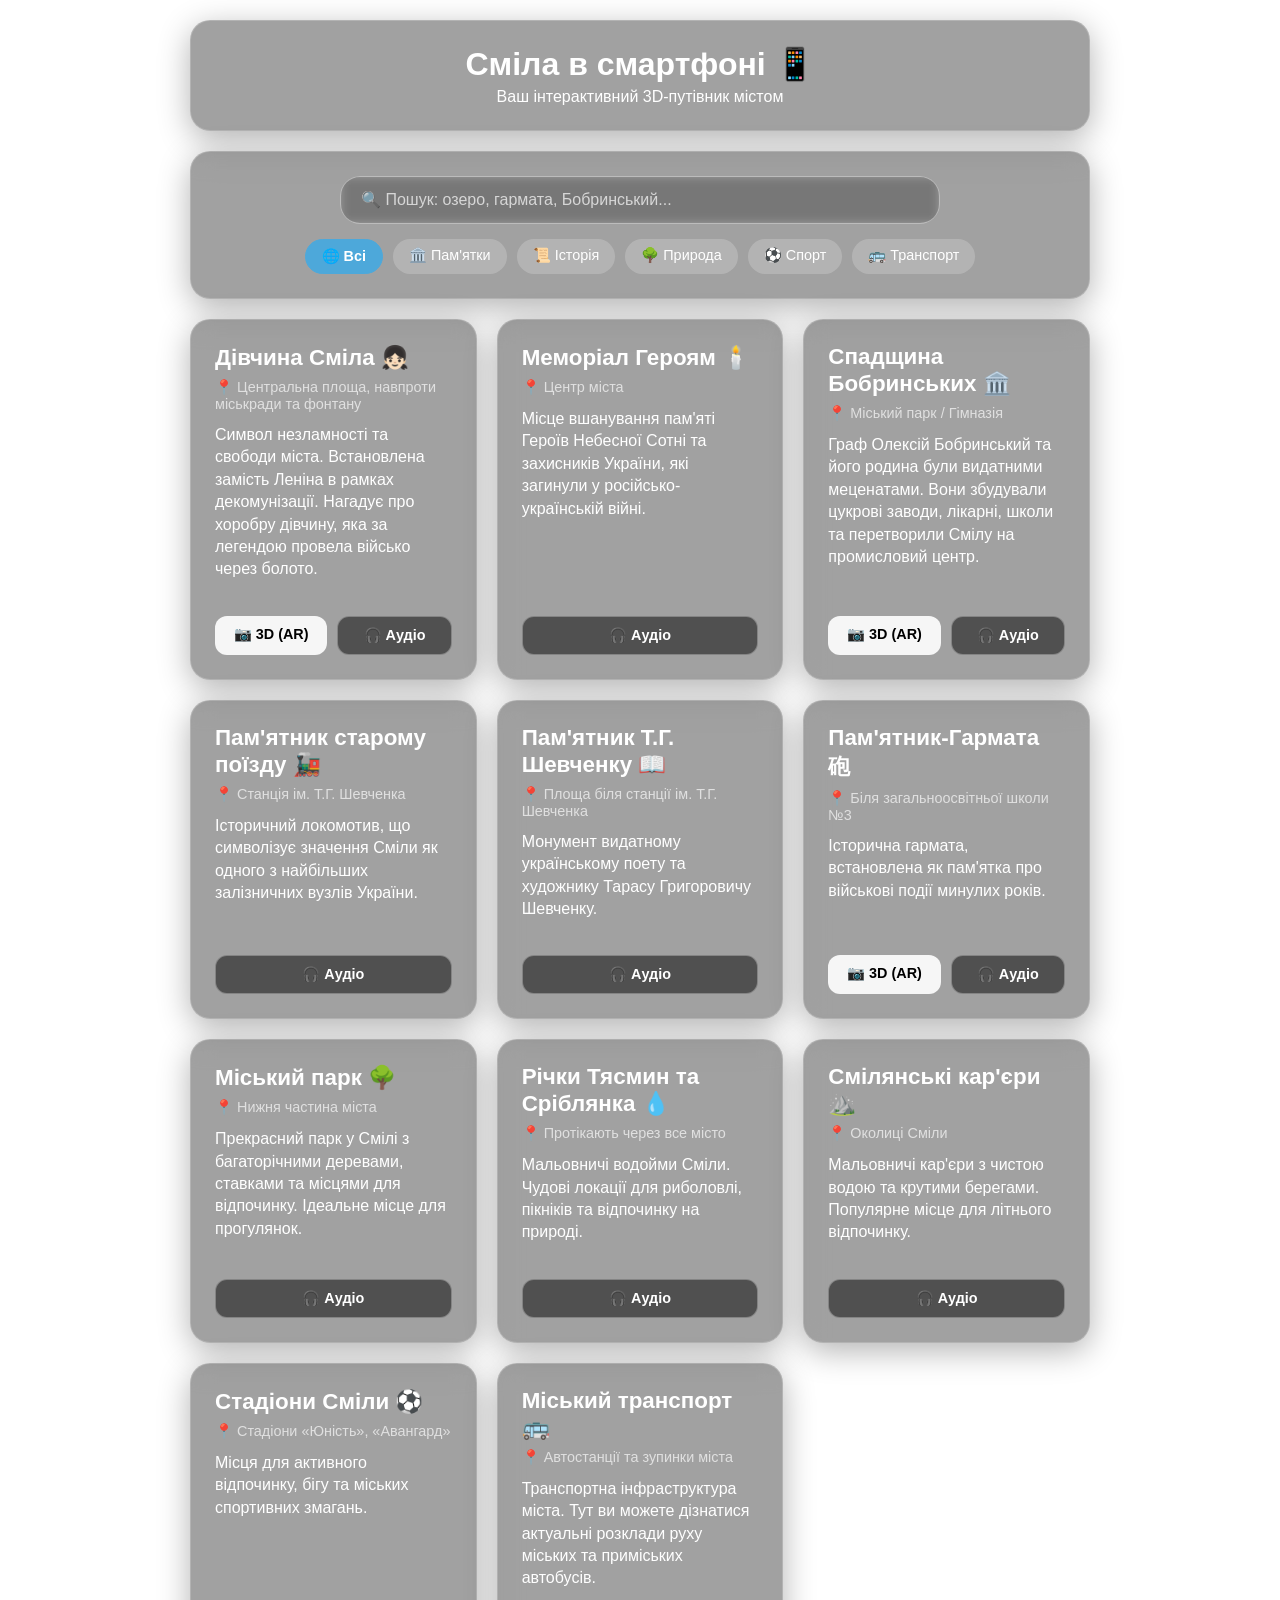
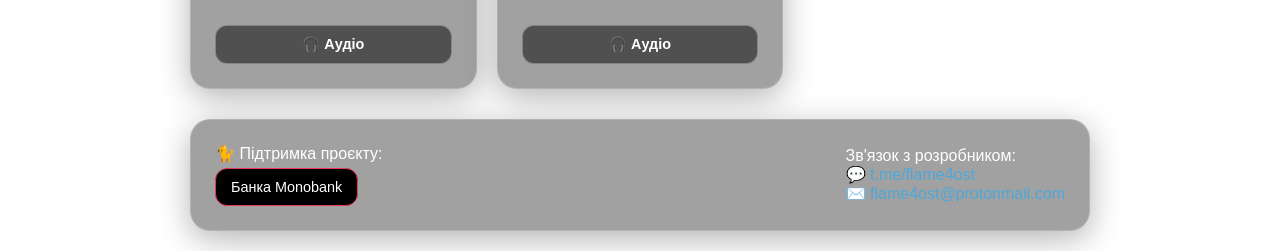
<file: index.html>
<!DOCTYPE html>
<html lang="uk">
<head>
    <meta charset="UTF-8">
    <meta name="viewport" content="width=device-width, initial-scale=1.0">
    <title>Відкрий Смілу 🗺️ | Туристичний портал</title>
    <link rel="stylesheet" href="styles.css">
</head>
<body>
    <div class="background-wrapper"></div>

    <header class="glass-panel">
        <h1>Сміла в смартфоні 📱</h1>
        <p>Ваш інтерактивний 3D-путівник містом</p>
    </header>

    <main>
        <section class="search-section glass-panel">
            <input type="text" id="searchInput" class="search-input" placeholder="🔍 Пошук: озеро, гармата, Бобринський...">
            <div class="categories" id="filterButtons">
                <span data-filter="all" class="active">🌐 Всі</span>
                <span data-filter="monument">🏛️ Пам'ятки</span>
                <span data-filter="history">📜 Історія</span>
                <span data-filter="nature">🌳 Природа</span>
                <span data-filter="sport">⚽ Спорт</span>
                <span data-filter="transport">🚌 Транспорт</span>
            </div>
        </section>

        <section id="landmarks-container" class="landmarks-grid">
            </section>
    </main>

    <footer class="glass-panel footer">
        <div class="support">
            <p>🐈 Підтримка проєкту:</p>
            <a href="https://send.monobank.ua/jar/AJjYbkZ5Bb" target="_blank" class="btn mono-btn">Банка Monobank</a>
        </div>
        <div class="contacts">
            <p>Зв'язок з розробником:</p>
            <a href="https://t.me/flame4ost" target="_blank">💬 t.me/flame4ost</a><br>
            <a href="mailto:flame4ost@protonmail.com">✉️ flame4ost@protonmail.com</a>
        </div>
    </footer>

    <script src="script.js"></script>
</body>
</html>
</file>
<file: styles.css>
/* Базові налаштування */
* {
    margin: 0;
    padding: 0;
    box-sizing: border-box;
    font-family: -apple-system, BlinkMacSystemFont, "Segoe UI", Roboto, Helvetica, Arial, sans-serif;
}

body {
    color: #ffffff;
    min-height: 100vh;
    display: flex;
    flex-direction: column;
    align-items: center;
    padding: 20px;
}

/* Фон (Glass Design потребує гарного фону) */
.background-wrapper {
    position: fixed;
    top: 0;
    left: 0;
    width: 100vw;
    height: 100vh;
    /* Рекомендую замінити це посилання на красиве фото Сміли */
    background: url('https://images.unsplash.com/photo-1506748686214-e9df14d4d9d0?q=80&w=2000&auto=format&fit=crop') center/cover no-repeat;
    z-index: -1;
}

/* Скляні панелі */
.glass-panel {
    background: rgba(20, 20, 20, 0.4);
    backdrop-filter: blur(12px);
    -webkit-backdrop-filter: blur(12px);
    border: 1px solid rgba(255, 255, 255, 0.2);
    border-radius: 20px;
    padding: 24px;
    box-shadow: 0 8px 32px rgba(0, 0, 0, 0.3);
}

/* Шапка сайту */
header {
    width: 100%;
    max-width: 900px;
    text-align: center;
    margin-bottom: 20px;
}

header h1 {
    font-size: 2rem;
    margin-bottom: 5px;
}

/* Основний контент */
main {
    width: 100%;
    max-width: 900px;
    flex: 1;
}

/* Пошук та фільтри */
.search-section {
    text-align: center;
    margin-bottom: 20px;
}

.search-input {
    width: 100%;
    max-width: 600px;
    padding: 14px 20px;
    font-size: 1rem;
    border: 1px solid rgba(255, 255, 255, 0.4);
    border-radius: 20px;
    background: rgba(255, 255, 255, 0.1);
    color: white;
    outline: none;
    backdrop-filter: blur(5px);
    transition: background 0.3s, border-color 0.3s;
    margin-bottom: 15px;
}

.search-input::placeholder { color: rgba(255, 255, 255, 0.7); }
.search-input:focus {
    background: rgba(255, 255, 255, 0.2);
    border-color: #4da8da;
}

.categories {
    display: flex;
    flex-wrap: wrap;
    gap: 10px;
    justify-content: center;
}

.categories span {
    background: rgba(255, 255, 255, 0.2);
    padding: 8px 16px;
    border-radius: 20px;
    cursor: pointer;
    transition: background 0.3s, transform 0.2s;
    font-size: 0.9rem;
}

.categories span:hover { background: rgba(255, 255, 255, 0.4); }
.categories span:active { transform: scale(0.95); }
.categories span.active {
    background: #4da8da;
    color: #fff;
    font-weight: bold;
    border: 1px solid #4da8da;
}

/* Сітка карток */
.landmarks-grid {
    display: grid;
    grid-template-columns: repeat(auto-fit, minmax(280px, 1fr));
    gap: 20px;
    margin-bottom: 30px;
}

/* Картка */
.card {
    display: flex;
    flex-direction: column;
    justify-content: space-between;
    transition: transform 0.3s ease;
}

.card:hover { transform: translateY(-5px); }

.card h3 {
    margin-bottom: 8px;
    font-size: 1.4rem;
}

.card .location {
    font-size: 0.9rem;
    color: #e0e0e0;
    margin-bottom: 12px;
}

.card p {
    font-size: 1rem;
    line-height: 1.4;
    margin-bottom: 20px;
}

/* Кнопки */
.btn {
    display: inline-block;
    padding: 10px 15px;
    border: none;
    border-radius: 12px;
    cursor: pointer;
    font-weight: bold;
    text-decoration: none;
    text-align: center;
    transition: transform 0.2s, background 0.3s;
    font-size: 0.9rem;
}

.btn:active { transform: scale(0.95); }

.btn-ar {
    background: rgba(255, 255, 255, 0.9);
    color: #000;
    flex: 1;
}

.btn-audio {
    background: rgba(0, 0, 0, 0.5);
    color: #fff;
    border: 1px solid rgba(255,255,255,0.3);
    flex: 1;
}

/* Футер */
.footer {
    width: 100%;
    max-width: 900px;
    display: flex;
    justify-content: space-between;
    align-items: center;
    flex-wrap: wrap;
    gap: 20px;
    margin-top: auto;
}

.footer a {
    color: #4da8da;
    text-decoration: none;
    font-weight: 500;
}

.mono-btn {
    background: #000;
    color: #fff !important;
    border: 1px solid #e73656;
    display: inline-block;
    margin-top: 5px;
}

/* Адаптація під мобільні екрани */
@media (max-width: 600px) {
    .footer {
        flex-direction: column;
        text-align: center;
    }
    .card .buttons {
        flex-direction: column;
    }
}
</file>
